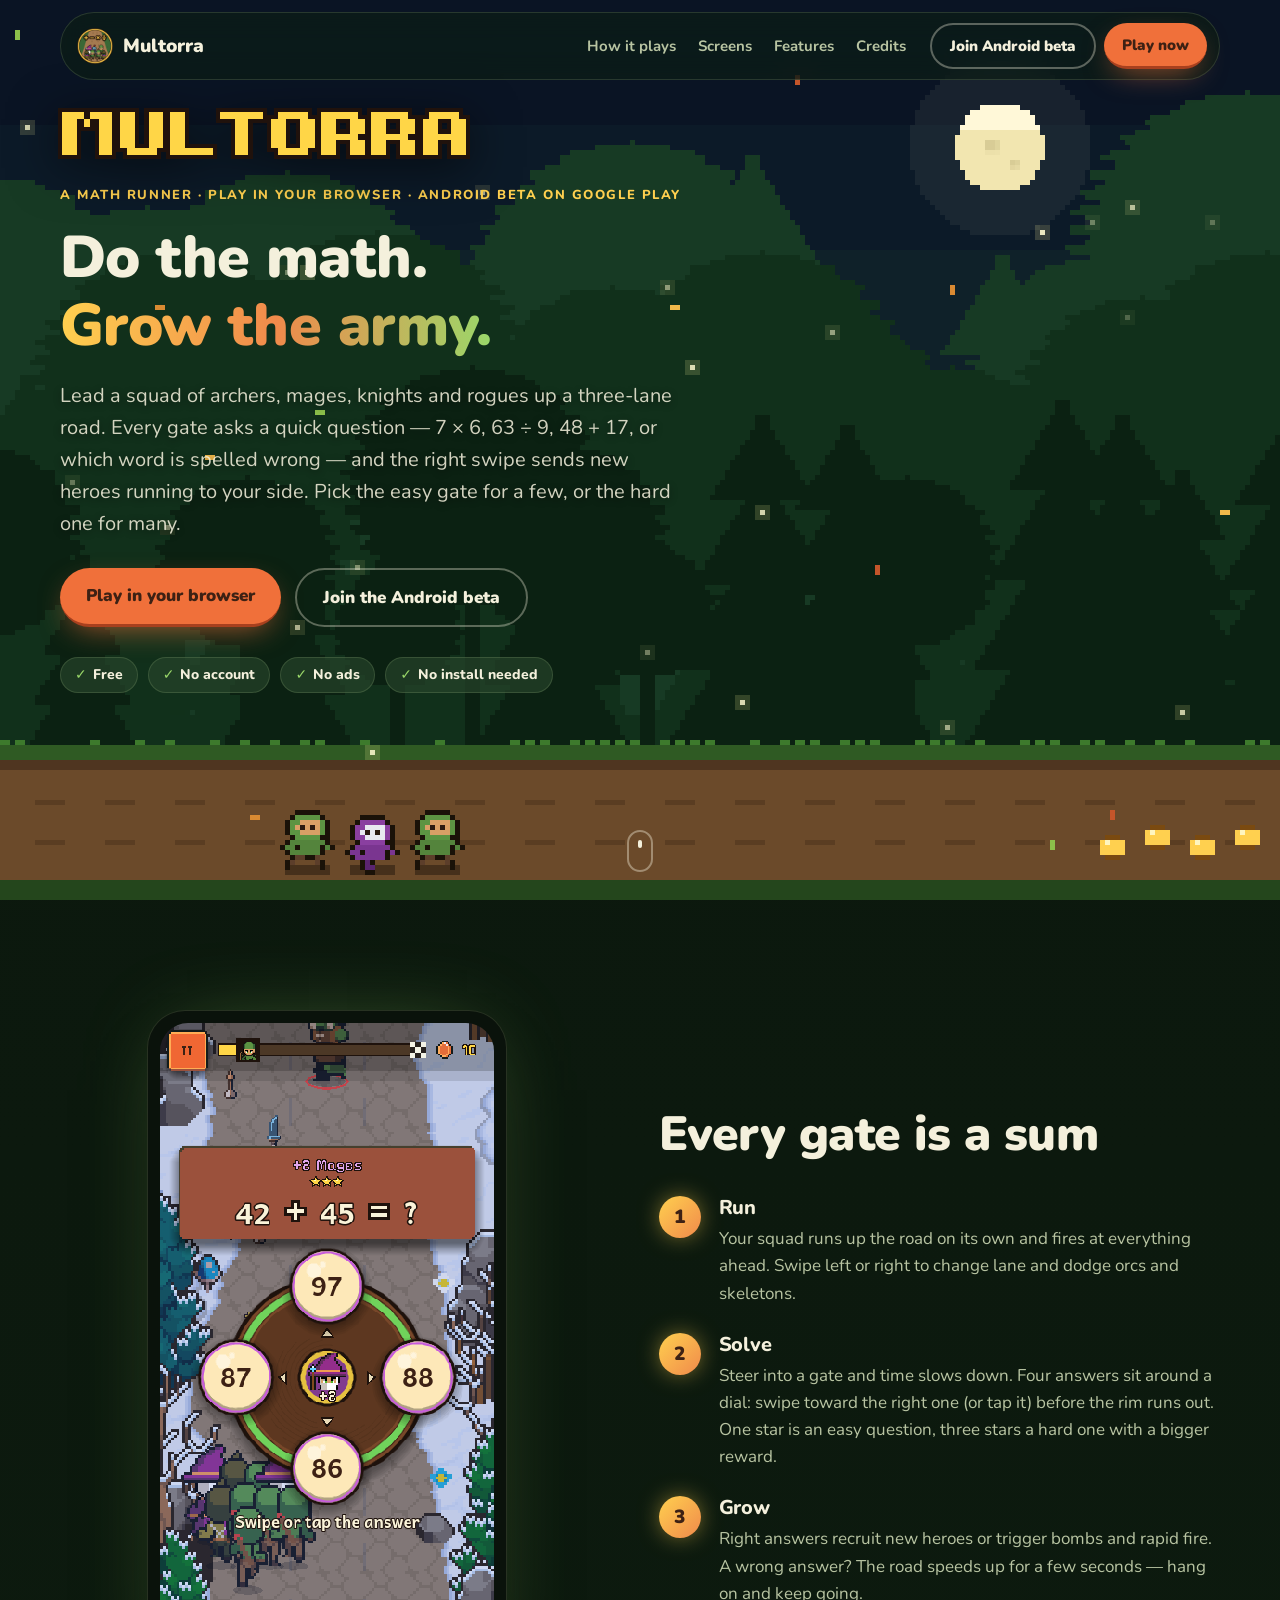
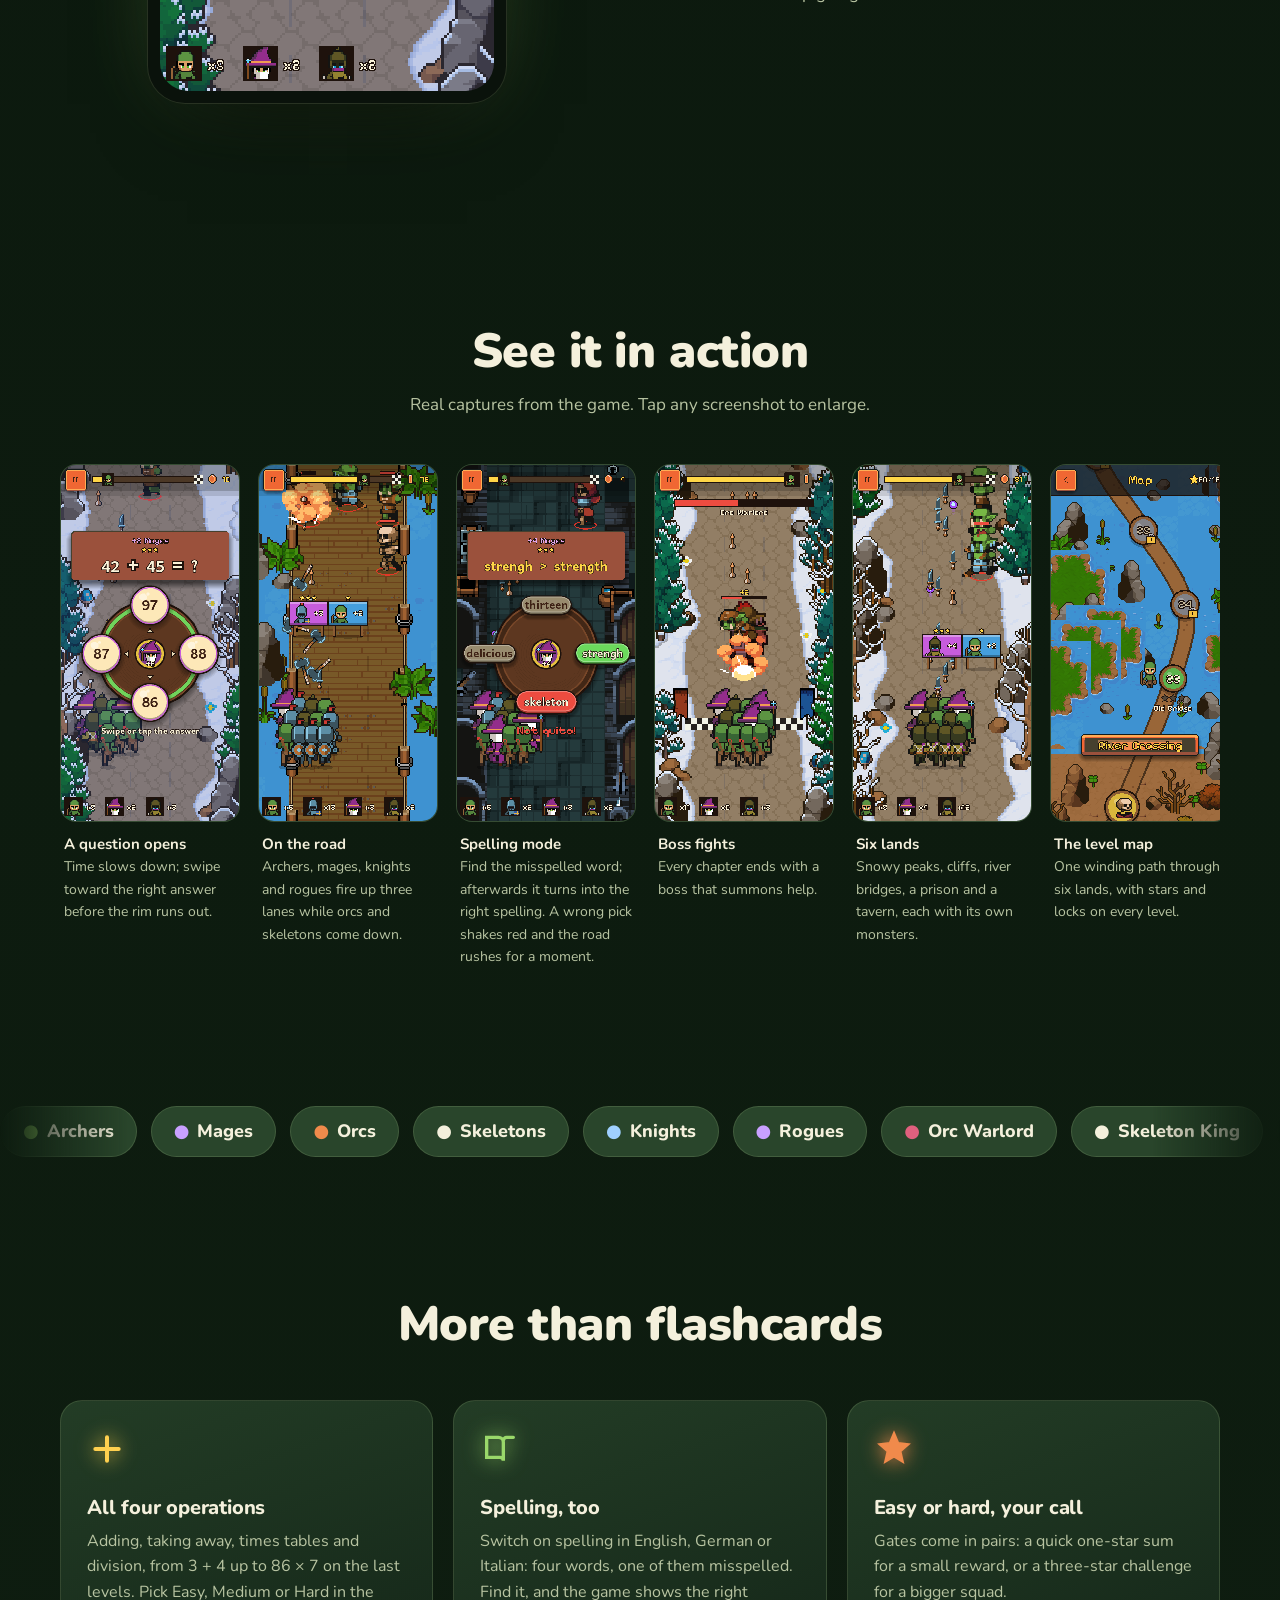
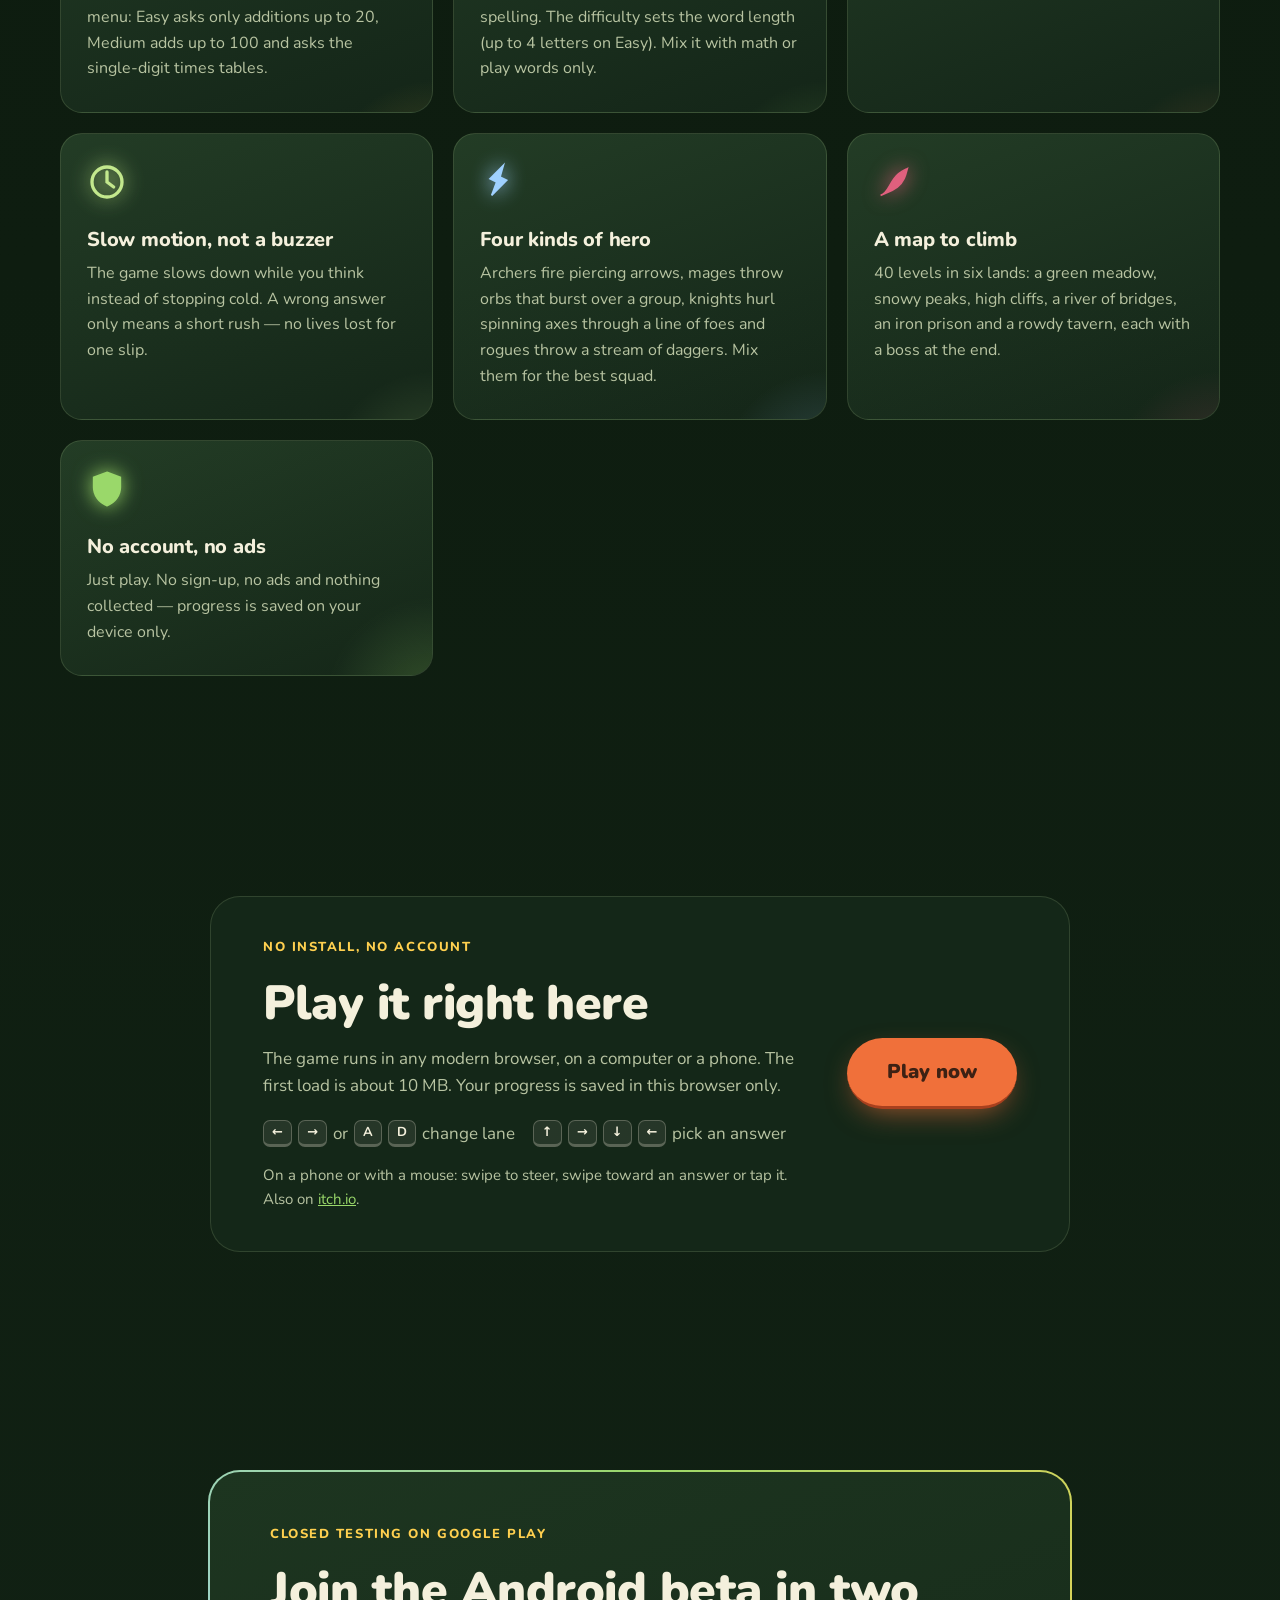
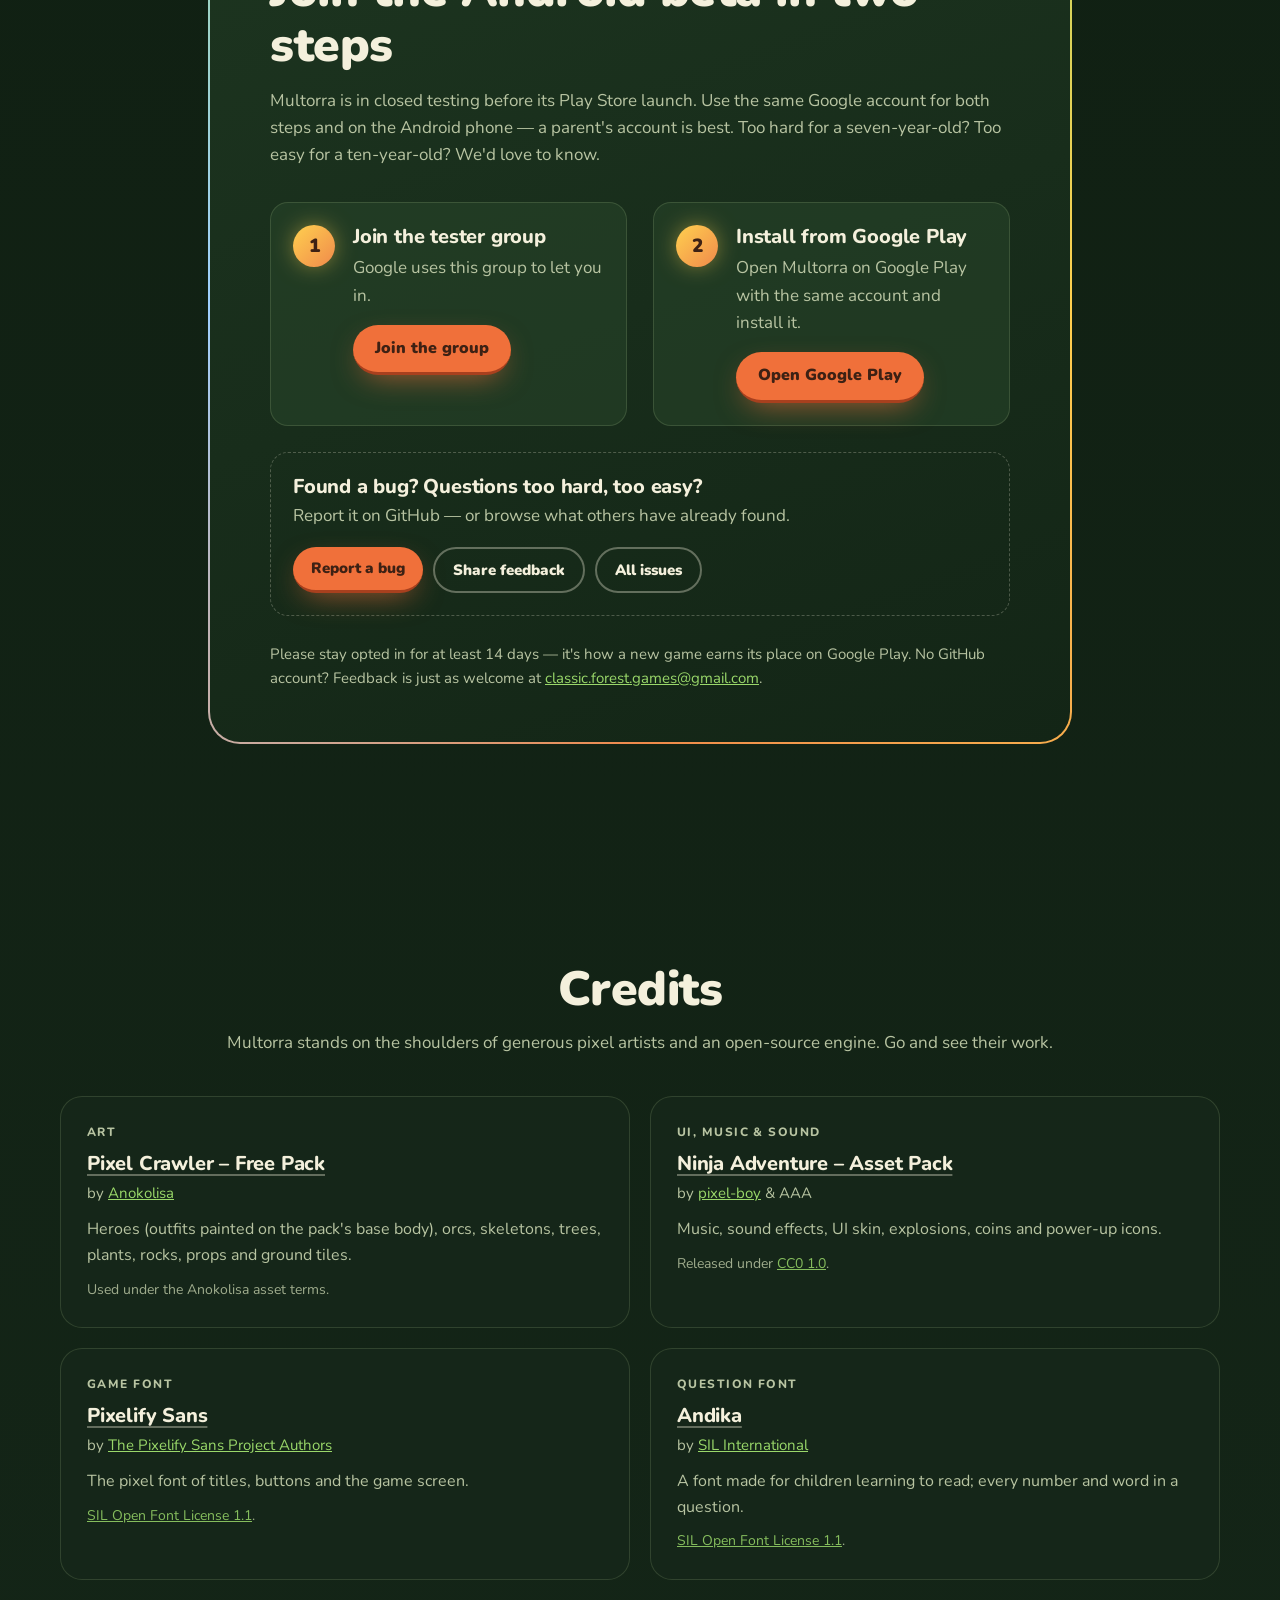
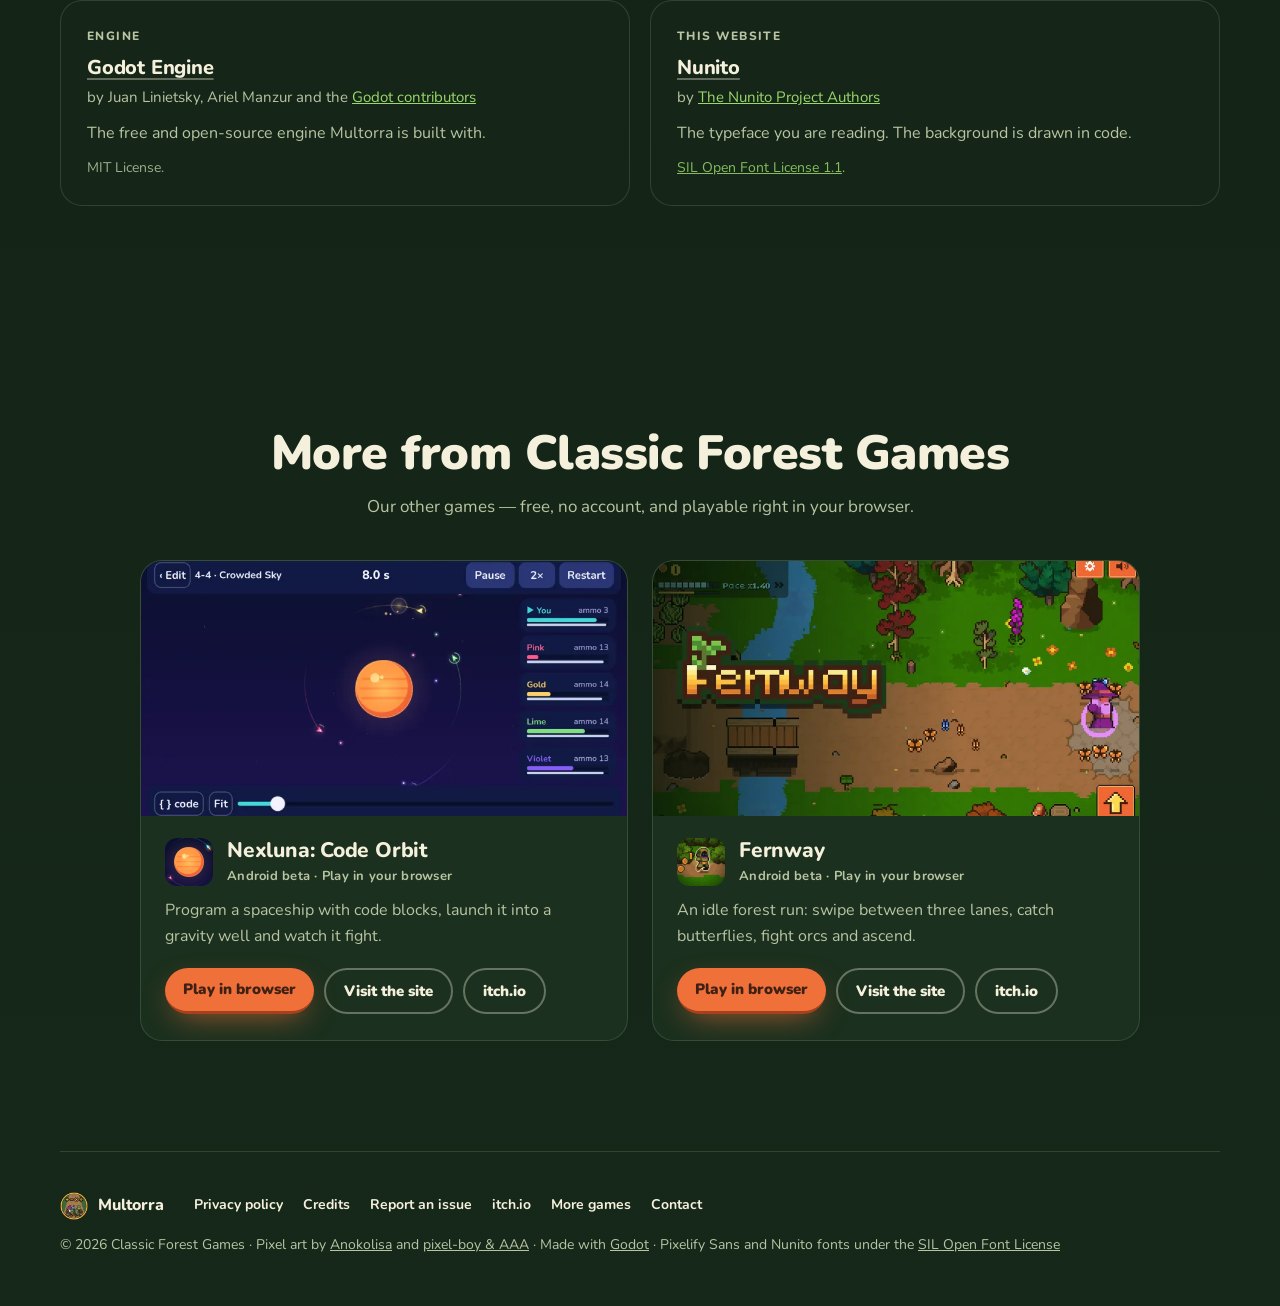
<file: index.html>
<!doctype html>
<html lang="en">
<head>
<meta charset="utf-8">
<meta name="viewport" content="width=device-width, initial-scale=1">
<title>Multorra — do the math, grow the army</title>
<meta name="description" content="A pixel-art math runner for the browser and Android: lead a squad of archers, mages, knights and rogues up a three-lane road, solve quick sums to recruit more heroes, and beat the orcs and skeletons. Free, no account.">
<meta name="theme-color" content="#0b170d">
<meta property="og:type" content="website">
<meta property="og:title" content="Multorra — do the math, grow the army">
<meta property="og:description" content="Run up three lanes, swipe the right answer to 7 × 6, and watch your squad grow.">
<meta property="og:image" content="https://alessiom.github.io/multorra-site/img/og.png">
<meta property="og:url" content="https://alessiom.github.io/multorra-site/">
<meta name="twitter:card" content="summary_large_image">
<link rel="icon" type="image/png" sizes="32x32" href="img/favicon-32.png">
<link rel="apple-touch-icon" href="img/apple-touch-icon.png">
<link rel="preload" href="fonts/Nunito.ttf" as="font" type="font/ttf" crossorigin>
<link rel="stylesheet" href="styles.css">
</head>
<body>
<canvas id="forest" aria-hidden="true"></canvas>

<header class="nav">
  <a class="brand" href="#top" aria-label="Multorra, back to top">
    <img src="img/icon-192.png" alt="" width="36" height="36">
    <span>Multorra</span>
  </a>
  <nav aria-label="Sections">
    <a href="#how">How it plays</a>
    <a href="#screens">Screens</a>
    <a href="#features">Features</a>
    <a href="#credits">Credits</a>
  </nav>
  <div class="nav-cta">
    <a class="btn btn-small btn-ghost" href="#beta"><span class="wide">Join Android beta</span><span class="narrow">Join beta</span></a>
    <a class="btn btn-small" href="play/">Play now</a>
  </div>
</header>

<main id="top">
  <section class="hero">
    <div class="hero-copy">
      <img class="logo pixel" src="img/logo.png" width="311" height="44" alt="Multorra">
      <p class="eyebrow">A math runner · Play in your browser · Android beta on Google Play</p>
      <h1>Do the math.<br><span class="grad">Grow the army.</span></h1>
      <p class="lede">Lead a squad of archers, mages, knights and rogues up a three-lane road. Every gate asks a quick
        question — 7 × 6, 63 ÷ 9, 48 + 17, or which word is spelled wrong — and the right swipe sends new heroes running to your side.
        Pick the easy gate for a few, or the hard one for many.</p>
      <div class="cta-row">
        <a class="btn" href="play/">Play in your browser</a>
        <a class="btn btn-ghost" href="#beta">Join the Android beta</a>
      </div>
      <ul class="badges" aria-label="Highlights">
        <li>Free</li><li>No account</li><li>No ads</li><li>No install needed</li>
      </ul>
    </div>
    <a class="scroll-hint" href="#how" aria-label="Scroll to how it plays"><span></span></a>
  </section>

  <section id="how" class="section how">
    <div class="how-grid">
      <div class="phone reveal" aria-label="Multorra on a phone">
        <img class="pixel" src="img/screens/02_quiz-360.webp" width="360" height="720" alt="A question opens: a round wooden dial with four answers around it, the timer on its rim and the reward in the middle.">
        <div class="gestures" aria-hidden="true">
          <span class="g g-up">swipe ← → · lane</span>
          <span class="g g-tap">swipe to the answer</span>
          <span class="g g-hold">or tap it</span>
        </div>
      </div>
      <div class="how-copy">
        <h2 class="reveal">Every gate is a sum</h2>
        <ol class="steps">
          <li class="reveal"><span class="num">1</span><div><h3>Run</h3><p>Your squad runs up the road on its own and fires at everything ahead. Swipe left or right to change lane and dodge orcs and skeletons.</p></div></li>
          <li class="reveal"><span class="num">2</span><div><h3>Solve</h3><p>Steer into a gate and time slows down. Four answers sit around a dial: swipe toward the right one (or tap it) before the rim runs out. One star is an easy question, three stars a hard one with a bigger reward.</p></div></li>
          <li class="reveal"><span class="num">3</span><div><h3>Grow</h3><p>Right answers recruit new heroes or trigger bombs and rapid fire. A wrong answer? The road speeds up for a few seconds — hang on and keep going.</p></div></li>
        </ol>
      </div>
    </div>
  </section>

  <section id="screens" class="section screens">
    <h2 class="reveal center">See it in action</h2>
    <p class="sub center reveal">Real captures from the game. Tap any screenshot to enlarge.</p>
    <div class="gallery portrait" id="gallery">
      <!-- filled by main.js from SHOTS so captions and the lightbox stay in sync -->
    </div>
  </section>

  <section class="chapters" aria-label="Things you meet on the road">
    <div class="marquee"><div class="track" id="track"></div></div>
  </section>

  <section id="features" class="section features">
    <h2 class="reveal center">More than flashcards</h2>
    <div class="cards">
      <article class="card reveal">
        <svg viewBox="0 0 24 24" aria-hidden="true"><path d="M5 12h14M12 5v14" fill="none" stroke-width="2.4" stroke-linecap="round"/></svg>
        <h3>All four operations</h3>
        <p>Adding, taking away, times tables and division, from 3 + 4 up to 86 × 7 on the last levels. Pick Easy, Medium or Hard in the menu: Easy asks only additions up to 20, Medium adds up to 100 and asks the single-digit times tables.</p>
      </article>
      <article class="card reveal">
        <svg viewBox="0 0 24 24" aria-hidden="true"><path d="M4 5h7a3 3 0 0 1 3 3v11a2 2 0 0 0-2-2H4zM20 5h-4a2 2 0 0 0-2 2" fill="none" stroke-width="2" stroke-linecap="round"/></svg>
        <h3>Spelling, too</h3>
        <p>Switch on spelling in English, German or Italian: four words, one of them misspelled. Find it, and the game shows the right spelling. The difficulty sets the word length (up to 4 letters on Easy). Mix it with math or play words only.</p>
      </article>
      <article class="card reveal">
        <svg viewBox="0 0 24 24" aria-hidden="true"><path d="M12 2l2.6 6.3L21 9l-5 4.4L17.5 20 12 16.6 6.5 20 8 13.4 3 9l6.4-.7z"/></svg>
        <h3>Easy or hard, your call</h3>
        <p>Gates come in pairs: a quick one-star sum for a small reward, or a three-star challenge for a bigger squad.</p>
      </article>
      <article class="card reveal">
        <svg viewBox="0 0 24 24" aria-hidden="true"><circle cx="12" cy="12" r="9" fill="none" stroke-width="2"/><path d="M12 6v6l4 3" fill="none" stroke-width="2" stroke-linecap="round"/></svg>
        <h3>Slow motion, not a buzzer</h3>
        <p>The game slows down while you think instead of stopping cold. A wrong answer only means a short rush — no lives lost for one slip.</p>
      </article>
      <article class="card reveal">
        <svg viewBox="0 0 24 24" aria-hidden="true"><path d="M7 20l3-8-4-2 8-8-2 7 4 2z"/></svg>
        <h3>Four kinds of hero</h3>
        <p>Archers fire piercing arrows, mages throw orbs that burst over a group, knights hurl spinning axes through a line of foes and rogues throw a stream of daggers. Mix them for the best squad.</p>
      </article>
      <article class="card reveal">
        <svg viewBox="0 0 24 24" aria-hidden="true"><path d="M4 20c4-1 5-6 8-10s6-5 8-6c-1 4-2 8-6 11s-6 3-10 5z"/></svg>
        <h3>A map to climb</h3>
        <p>40 levels in six lands: a green meadow, snowy peaks, high cliffs, a river of bridges, an iron prison and a rowdy tavern, each with a boss at the end.</p>
      </article>
      <article class="card reveal">
        <svg viewBox="0 0 24 24" aria-hidden="true"><path d="M12 2l8 3v6c0 5-3.4 9.4-8 11-4.6-1.6-8-6-8-11V5z"/></svg>
        <h3>No account, no ads</h3>
        <p>Just play. No sign-up, no ads and nothing collected — progress is saved on your device only.</p>
      </article>
    </div>
  </section>

  <section id="play" class="section play">
    <div class="play-card reveal">
      <div>
        <p class="eyebrow">No install, no account</p>
        <h2>Play it right here</h2>
        <p>The game runs in any modern browser, on a computer or a phone. The first load is about 10&nbsp;MB.
          Your progress is saved in this browser only.</p>
        <ul class="keys" aria-label="Keyboard controls">
          <li><kbd>←</kbd><kbd>→</kbd> or <kbd>A</kbd><kbd>D</kbd> change lane</li>
          <li><kbd>↑</kbd><kbd>→</kbd><kbd>↓</kbd><kbd>←</kbd> pick an answer</li>
        </ul>
        <p class="fine">On a phone or with a mouse: swipe to steer, swipe toward an answer or tap it.
          Also on <a href="https://classic-forest.itch.io/multorra-math-runner" rel="noopener">itch.io</a>.</p>
      </div>
      <a class="btn btn-big" href="play/">Play now</a>
    </div>
  </section>

  <section id="beta" class="section beta">
    <div class="beta-card reveal">
      <p class="eyebrow">Closed testing on Google Play</p>
      <h2>Join the Android beta in two steps</h2>
      <p>Multorra is in closed testing before its Play Store launch. Use the same Google account for both steps
        and on the Android phone — a parent's account is best. Too hard for a seven-year-old? Too easy for a
        ten-year-old? We'd love to know.</p>
      <ol class="join">
        <li><span class="num">1</span><div><h3>Join the tester group</h3><p>Google uses this group to let you in.</p>
          <a class="btn" href="https://groups.google.com/g/multorra-testers" rel="noopener">Join the group</a></div></li>
        <li><span class="num">2</span><div><h3>Install from Google Play</h3><p>Open Multorra on Google Play with the same account and install it.</p>
          <a class="btn" href="https://play.google.com/store/apps/details?id=com.classicforestgames.multorra" rel="noopener">Open Google Play</a></div></li>
      </ol>
      <div class="report">
        <div><h3>Found a bug? Questions too hard, too easy?</h3>
          <p>Report it on GitHub — or browse what others have already found.</p></div>
        <div class="report-btns">
          <a class="btn btn-small" href="https://github.com/AlessioM/multorra-site/issues/new?template=bug.yml" rel="noopener">Report a bug</a>
          <a class="btn btn-small btn-ghost" href="https://github.com/AlessioM/multorra-site/issues/new?template=feedback.yml" rel="noopener">Share feedback</a>
          <a class="btn btn-small btn-ghost" href="https://github.com/AlessioM/multorra-site/issues" rel="noopener">All issues</a>
        </div>
      </div>
      <p class="fine">Please stay opted in for at least 14 days — it's how a new game earns its place on Google Play.
        No GitHub account? Feedback is just as welcome at
        <a href="mailto:classic.forest.games@gmail.com">classic.forest.games@gmail.com</a>.</p>
    </div>
  </section>
  <section id="credits" class="section credits">
    <h2 class="reveal center">Credits</h2>
    <p class="sub center reveal">Multorra stands on the shoulders of generous pixel artists and an open-source engine. Go and see their work.</p>
    <div class="credit-grid">
      <article class="credit reveal">
        <p class="eyebrow">Art</p>
        <h3><a href="https://anokolisa.itch.io/free-pixel-art-asset-pack-topdown-tileset-rpg-16x16-sprites" rel="noopener">Pixel Crawler – Free Pack</a></h3>
        <p class="by">by <a href="https://anokolisa.itch.io/" rel="noopener">Anokolisa</a></p>
        <p>Heroes (outfits painted on the pack's base body), orcs, skeletons, trees, plants, rocks, props and ground tiles.</p>
        <p class="lic">Used under the Anokolisa asset terms.</p>
      </article>
      <article class="credit reveal">
        <p class="eyebrow">UI, music &amp; sound</p>
        <h3><a href="https://pixel-boy.itch.io/ninja-adventure-asset-pack" rel="noopener">Ninja Adventure – Asset Pack</a></h3>
        <p class="by">by <a href="https://pixel-boy.itch.io/" rel="noopener">pixel-boy</a> &amp; AAA</p>
        <p>Music, sound effects, UI skin, explosions, coins and power-up icons.</p>
        <p class="lic">Released under <a href="https://creativecommons.org/publicdomain/zero/1.0/" rel="noopener">CC0 1.0</a>.</p>
      </article>
      <article class="credit reveal">
        <p class="eyebrow">Game font</p>
        <h3><a href="https://fonts.google.com/specimen/Pixelify+Sans" rel="noopener">Pixelify Sans</a></h3>
        <p class="by">by <a href="https://github.com/eifetx/Pixelify-Sans" rel="noopener">The Pixelify Sans Project Authors</a></p>
        <p>The pixel font of titles, buttons and the game screen.</p>
        <p class="lic"><a href="fonts/PixelifySans-OFL.txt">SIL Open Font License 1.1</a>.</p>
      </article>
      <article class="credit reveal">
        <p class="eyebrow">Question font</p>
        <h3><a href="https://fonts.google.com/specimen/Andika" rel="noopener">Andika</a></h3>
        <p class="by">by <a href="https://software.sil.org/andika/" rel="noopener">SIL International</a></p>
        <p>A font made for children learning to read; every number and word in a question.</p>
        <p class="lic"><a href="fonts/Andika-OFL.txt">SIL Open Font License 1.1</a>.</p>
      </article>
      <article class="credit reveal">
        <p class="eyebrow">Engine</p>
        <h3><a href="https://godotengine.org" rel="noopener">Godot Engine</a></h3>
        <p class="by">by Juan Linietsky, Ariel Manzur and the <a href="https://godotengine.org/license/" rel="noopener">Godot contributors</a></p>
        <p>The free and open-source engine Multorra is built with.</p>
        <p class="lic">MIT License.</p>
      </article>
      <article class="credit reveal">
        <p class="eyebrow">This website</p>
        <h3><a href="https://fonts.google.com/specimen/Nunito" rel="noopener">Nunito</a></h3>
        <p class="by">by <a href="https://github.com/googlefonts/nunito" rel="noopener">The Nunito Project Authors</a></p>
        <p>The typeface you are reading. The background is drawn in code.</p>
        <p class="lic"><a href="fonts/OFL.txt">SIL Open Font License 1.1</a>.</p>
      </article>
    </div>
  </section>
  <section id="more" class="section more">
    <h2 class="reveal center">More from Classic Forest Games</h2>
    <p class="sub center reveal">Our other games — free, no account, and playable right in your browser.</p>
    <div class="game-grid">
      <article class="game-card reveal">
        <a class="game-shot" href="https://alessiom.github.io/nexluna-site/" tabindex="-1" aria-hidden="true"><img src="img/games/nexluna-card.webp" width="800" height="420" alt="" loading="lazy"></a>
        <div class="game-body">
          <div class="game-title"><img src="img/games/nexluna-icon.png" width="48" height="48" alt=""><div>
            <h3>Nexluna: Code Orbit</h3><p class="game-status">Android beta · Play in your browser</p></div></div>
          <p>Program a spaceship with code blocks, launch it into a gravity well and watch it fight.</p>
          <div class="game-btns">
            <a class="btn btn-small" href="https://alessiom.github.io/nexluna-site/play/" rel="noopener">Play in browser</a>
            <a class="btn btn-small btn-ghost" href="https://alessiom.github.io/nexluna-site/" rel="noopener">Visit the site</a>
            <a class="btn btn-small btn-ghost" href="https://classic-forest.itch.io/nexluna-code-orbit" rel="noopener">itch.io</a>
          </div>
        </div>
      </article>
      <article class="game-card reveal">
        <a class="game-shot" href="https://alessiom.github.io/fernway-site/" tabindex="-1" aria-hidden="true"><img src="img/games/fernway-card.webp" width="800" height="420" alt="" loading="lazy"></a>
        <div class="game-body">
          <div class="game-title"><img src="img/games/fernway-icon.png" width="48" height="48" alt=""><div>
            <h3>Fernway</h3><p class="game-status">Android beta · Play in your browser</p></div></div>
          <p>An idle forest run: swipe between three lanes, catch butterflies, fight orcs and ascend.</p>
          <div class="game-btns">
            <a class="btn btn-small" href="https://alessiom.github.io/fernway-site/play/" rel="noopener">Play in browser</a>
            <a class="btn btn-small btn-ghost" href="https://alessiom.github.io/fernway-site/" rel="noopener">Visit the site</a>
            <a class="btn btn-small btn-ghost" href="https://classic-forest.itch.io/fernway-idle-forest-run" rel="noopener">itch.io</a>
          </div>
        </div>
      </article>
    </div>
  </section>
</main>

<footer class="foot">
  <div class="foot-brand"><img src="img/icon-192.png" alt="" width="28" height="28"> Multorra</div>
  <nav aria-label="Footer">
    <a href="privacy/">Privacy policy</a>
    <a href="#credits">Credits</a>
    <a href="https://github.com/AlessioM/multorra-site/issues" rel="noopener">Report an issue</a>
    <a href="https://classic-forest.itch.io/multorra-math-runner" rel="noopener">itch.io</a>
    <a href="#more">More games</a>
    <a href="mailto:classic.forest.games@gmail.com">Contact</a>
  </nav>
  <p>© 2026 Classic Forest Games · Pixel art by <a href="https://anokolisa.itch.io/" rel="noopener">Anokolisa</a>
    and <a href="https://pixel-boy.itch.io/ninja-adventure-asset-pack" rel="noopener">pixel-boy &amp; AAA</a> ·
    Made with <a href="https://godotengine.org" rel="noopener">Godot</a> ·
    Pixelify Sans and Nunito fonts under the <a href="fonts/OFL.txt">SIL Open Font License</a></p>
</footer>

<dialog id="lightbox" aria-label="Screenshot viewer">
  <button class="lb-close" aria-label="Close">×</button>
  <button class="lb-nav lb-prev" aria-label="Previous screenshot">‹</button>
  <figure><img id="lb-img" class="pixel" alt=""><figcaption id="lb-cap"></figcaption></figure>
  <button class="lb-nav lb-next" aria-label="Next screenshot">›</button>
</dialog>

<script src="main.js"></script>
</body>
</html>
</file>
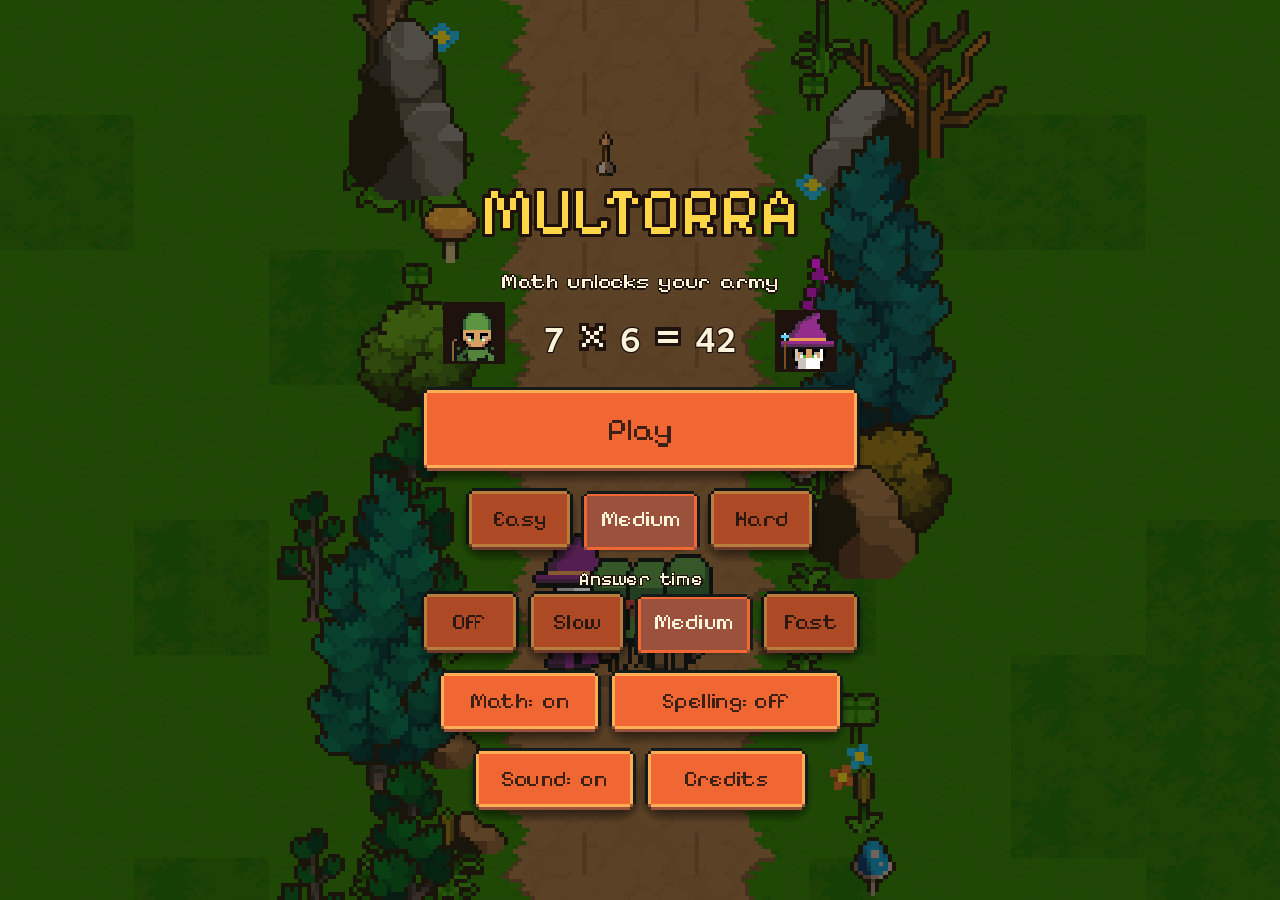
<file: play/index.html>
<!DOCTYPE html>
<html lang="en">
	<head>
		<meta charset="utf-8">
		<meta name="viewport" content="width=device-width, user-scalable=no, initial-scale=1.0">
		<title>Multorra</title>
		<style>
html, body, #canvas {
	margin: 0;
	padding: 0;
	border: 0;
}

body {
	color: white;
	background-color: black;
	overflow: hidden;
	touch-action: none;
}

#canvas {
	display: block;
}

#canvas:focus {
	outline: none;
}

#status, #status-splash, #status-progress {
	position: absolute;
	left: 0;
	right: 0;
}

#status, #status-splash {
	top: 0;
	bottom: 0;
}

#status {
	background-color: #406b33;
	display: flex;
	flex-direction: column;
	justify-content: center;
	align-items: center;
	visibility: hidden;
}

#status-splash {
	max-height: 100%;
	max-width: 100%;
	margin: auto;
}

#status-splash.show-image--false {
	display: none;
}

#status-splash.fullsize--true {
	height: 100%;
	width: 100%;
	object-fit: contain;
}

#status-splash.use-filter--false {
	image-rendering: pixelated;
}

#status-progress, #status-notice {
	display: none;
}

#status-progress {
	bottom: 10%;
	width: 50%;
	margin: 0 auto;
}

#status-notice {
	background-color: #5b3943;
	border-radius: 0.5rem;
	border: 1px solid #9b3943;
	color: #e0e0e0;
	font-family: 'Noto Sans', 'Droid Sans', Arial, sans-serif;
	line-height: 1.3;
	margin: 0 2rem;
	overflow: hidden;
	padding: 1rem;
	text-align: center;
	z-index: 1;
}
		</style>
		<link id="-gd-engine-icon" rel="icon" type="image/png" href="index.icon.png" />
<link rel="apple-touch-icon" href="index.apple-touch-icon.png"/>
<meta name="theme-color" content="#0b130c"><style>body{background:#0b130c}#status-progress{accent-color:#e8703a}</style>
	</head>
	<body>
		<canvas id="canvas">
			Your browser does not support the canvas tag.
		</canvas>

		<noscript>
			Your browser does not support JavaScript.
		</noscript>

		<div id="status">
			<img id="status-splash" class="show-image--false fullsize--true use-filter--true" src="index.png" alt="">
			<progress id="status-progress"></progress>
			<div id="status-notice"></div>
		</div>

		<script src="index.js"></script>
		<script>
const GODOT_CONFIG = {"args":[],"canvasResizePolicy":2,"emscriptenPoolSize":8,"ensureCrossOriginIsolationHeaders":true,"executable":"index","experimentalVK":false,"fileSizes":{"index.pck":6655052,"index.wasm":39514754},"focusCanvas":true,"gdextensionLibs":[],"godotPoolSize":4};
const GODOT_THREADS_ENABLED = false;
const engine = new Engine(GODOT_CONFIG);

(function () {
	const statusOverlay = document.getElementById('status');
	const statusProgress = document.getElementById('status-progress');
	const statusNotice = document.getElementById('status-notice');

	let initializing = true;
	let statusMode = '';

	function setStatusMode(mode) {
		if (statusMode === mode || !initializing) {
			return;
		}
		if (mode === 'hidden') {
			statusOverlay.remove();
			initializing = false;
			return;
		}
		statusOverlay.style.visibility = 'visible';
		statusProgress.style.display = mode === 'progress' ? 'block' : 'none';
		statusNotice.style.display = mode === 'notice' ? 'block' : 'none';
		statusMode = mode;
	}

	function setStatusNotice(text) {
		while (statusNotice.lastChild) {
			statusNotice.removeChild(statusNotice.lastChild);
		}
		const lines = text.split('\n');
		lines.forEach((line) => {
			statusNotice.appendChild(document.createTextNode(line));
			statusNotice.appendChild(document.createElement('br'));
		});
	}

	function displayFailureNotice(err) {
		console.error(err);
		if (err instanceof Error) {
			setStatusNotice(err.message);
		} else if (typeof err === 'string') {
			setStatusNotice(err);
		} else {
			setStatusNotice('An unknown error occurred.');
		}
		setStatusMode('notice');
		initializing = false;
	}

	const missing = Engine.getMissingFeatures({
		threads: GODOT_THREADS_ENABLED,
	});

	if (missing.length !== 0) {
		if (GODOT_CONFIG['serviceWorker'] && GODOT_CONFIG['ensureCrossOriginIsolationHeaders'] && 'serviceWorker' in navigator) {
			let serviceWorkerRegistrationPromise;
			try {
				serviceWorkerRegistrationPromise = navigator.serviceWorker.getRegistration();
			} catch (err) {
				serviceWorkerRegistrationPromise = Promise.reject(new Error('Service worker registration failed.'));
			}
			// There's a chance that installing the service worker would fix the issue
			Promise.race([
				serviceWorkerRegistrationPromise.then((registration) => {
					if (registration != null) {
						return Promise.reject(new Error('Service worker already exists.'));
					}
					return registration;
				}).then(() => engine.installServiceWorker()),
				// For some reason, `getRegistration()` can stall
				new Promise((resolve) => {
					setTimeout(() => resolve(), 2000);
				}),
			]).then(() => {
				// Reload if there was no error.
				window.location.reload();
			}).catch((err) => {
				console.error('Error while registering service worker:', err);
			});
		} else {
			// Display the message as usual
			const missingMsg = 'Error\nThe following features required to run Godot projects on the Web are missing:\n';
			displayFailureNotice(missingMsg + missing.join('\n'));
		}
	} else {
		setStatusMode('progress');
		engine.startGame({
			'onProgress': function (current, total) {
				if (current > 0 && total > 0) {
					statusProgress.value = current;
					statusProgress.max = total;
				} else {
					statusProgress.removeAttribute('value');
					statusProgress.removeAttribute('max');
				}
			},
		}).then(() => {
			setStatusMode('hidden');
		}, displayFailureNotice);
	}
}());
		</script>
	</body>
</html>
</file>
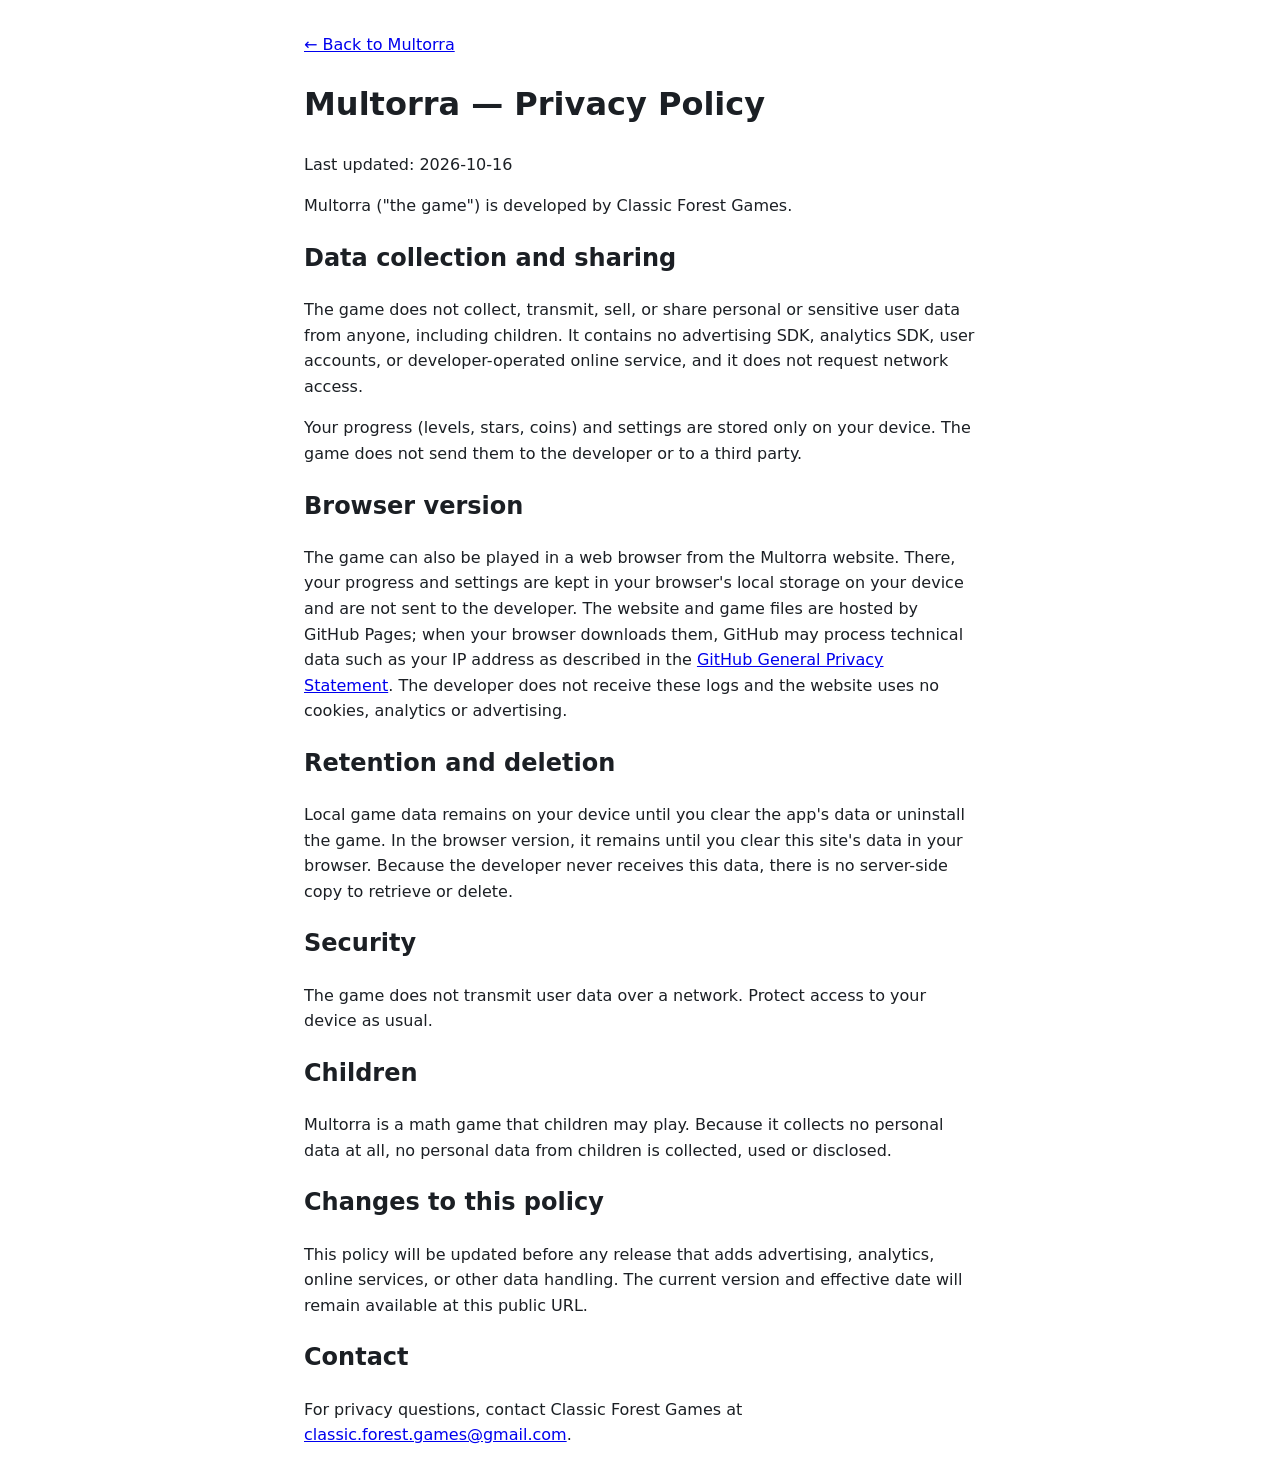
<file: privacy/index.html>
<!doctype html>
<html lang="en"><head><meta charset="utf-8"><meta name="viewport" content="width=device-width,initial-scale=1">
<link rel="icon" type="image/png" sizes="32x32" href="../img/favicon-32.png">
<title>Multorra — Privacy Policy</title>
<style>body{font:16px/1.6 system-ui,sans-serif;max-width:42rem;margin:2rem auto;padding:0 16px;color:#1b1f24;background:#fff}
@media (prefers-color-scheme:dark){body{color:#e6e8eb;background:#11151a}a{color:#9ad86a}}</style></head>
<body>
<p><a href="../">← Back to Multorra</a></p>
<h1>Multorra — Privacy Policy</h1>
<p>Last updated: 2026-10-16</p>
<p>Multorra (&quot;the game&quot;) is developed by Classic Forest Games.</p>
<h2>Data collection and sharing</h2>
<p>The game does not collect, transmit, sell, or share personal or sensitive user data from anyone, including children. It contains no advertising SDK, analytics SDK, user accounts, or developer-operated online service, and it does not request network access.</p>
<p>Your progress (levels, stars, coins) and settings are stored only on your device. The game does not send them to the developer or to a third party.</p>
<h2>Browser version</h2>
<p>The game can also be played in a web browser from the Multorra website. There, your progress and settings are kept in your browser&#x27;s local storage on your device and are not sent to the developer. The website and game files are hosted by GitHub Pages; when your browser downloads them, GitHub may process technical data such as your IP address as described in the <a href="https://docs.github.com/en/site-policy/privacy-policies/github-general-privacy-statement">GitHub General Privacy Statement</a>. The developer does not receive these logs and the website uses no cookies, analytics or advertising.</p>
<h2>Retention and deletion</h2>
<p>Local game data remains on your device until you clear the app&#x27;s data or uninstall the game. In the browser version, it remains until you clear this site&#x27;s data in your browser. Because the developer never receives this data, there is no server-side copy to retrieve or delete.</p>
<h2>Security</h2>
<p>The game does not transmit user data over a network. Protect access to your device as usual.</p>
<h2>Children</h2>
<p>Multorra is a math game that children may play. Because it collects no personal data at all, no personal data from children is collected, used or disclosed.</p>
<h2>Changes to this policy</h2>
<p>This policy will be updated before any release that adds advertising, analytics, online services, or other data handling. The current version and effective date will remain available at this public URL.</p>
<h2>Contact</h2>
<p>For privacy questions, contact Classic Forest Games at <a href="mailto:classic.forest.games@gmail.com">classic.forest.games@gmail.com</a>.</p>
</body></html>
</file>
<file: styles.css>
@font-face {
  font-family: "Nunito";
  src: url("fonts/Nunito.ttf") format("truetype");
  font-weight: 200 1000;
  font-display: swap;
}

:root {
  color-scheme: dark;
  /* palette taken from the game: forest night, leaf green, coin gold, wood-button orange */
  --bg: #0b170d;
  --bg-2: #16281a;
  --panel: #1b301e;
  --panel-2: #29452b;
  --line: rgba(205, 235, 170, 0.15);
  --text: #f4f0dc;
  --muted: #b8c4a2;
  --leaf: #9ad86a;
  --btn: #f0703a;
  --ink: #3d2114;
  --gold: #ffd04f;
  --autumn: #f08a4b;
  --frost: #9fd0ff;
  --berry: #e0607e;
  --radius: 22px;
  --max: 1160px;
}

* { box-sizing: border-box; }
html { scroll-behavior: smooth; }
body {
  margin: 0;
  font-family: "Nunito", system-ui, sans-serif;
  font-size: 17px;
  line-height: 1.6;
  color: var(--text);
  background: linear-gradient(180deg, var(--bg) 0%, #0e1d10 45%, var(--bg-2) 100%);
  background-color: var(--bg);
  overflow-x: hidden;
}
img { max-width: 100%; height: auto; display: block; }
a { color: var(--leaf); }
h1, h2, h3 { line-height: 1.15; margin: 0; font-weight: 900; letter-spacing: -0.01em; }
h2 { font-size: clamp(30px, 4.4vw, 48px); }
h3 { font-size: 20px; font-weight: 800; }
p { margin: 0; }
.center { text-align: center; }

#forest {
  image-rendering: pixelated;
  position: fixed;
  inset: 0;
  width: 100%;
  height: 100%;
  z-index: -1;
  display: block;
}

/* ---------- nav ---------- */
.nav {
  position: fixed;
  top: 12px;
  left: 50%;
  translate: -50% 0;
  width: min(var(--max), calc(100% - 24px));
  z-index: 10;
  display: flex;
  align-items: center;
  gap: 24px;
  padding: 10px 12px 10px 16px;
  border-radius: 999px;
  background: rgba(14, 30, 16, 0.6);
  border: 1px solid var(--line);
  backdrop-filter: blur(14px) saturate(140%);
  -webkit-backdrop-filter: blur(14px) saturate(140%);
}
.brand { display: flex; align-items: center; gap: 10px; color: var(--text); text-decoration: none; font-weight: 900; font-size: 19px; }
.brand img { border-radius: 10px; }
.nav nav { display: flex; gap: 22px; margin-left: auto; }
.nav nav a { color: var(--muted); text-decoration: none; font-weight: 700; font-size: 15px; transition: color .2s; }
.nav nav a:hover { color: var(--text); }
.nav-cta { display: flex; gap: 8px; flex: none; }
.nav-cta .narrow { display: none; }

/* ---------- buttons ---------- */
.btn {
  display: inline-flex;
  align-items: center;
  justify-content: center;
  gap: 8px;
  padding: 14px 26px;
  border-radius: 999px;
  background: var(--btn);
  color: var(--ink);
  font-weight: 900;
  font-size: 17px;
  text-decoration: none;
  border-bottom: 3px solid #a8401e;
  box-shadow: 0 0 0 0 rgba(240, 112, 58, .5), 0 10px 30px -10px rgba(240, 112, 58, .7);
  transition: transform .2s, box-shadow .3s, background .2s;
}
.btn:hover { transform: translateY(-2px); box-shadow: 0 0 0 6px rgba(240, 112, 58, .16), 0 16px 36px -10px rgba(240, 112, 58, .8); }
.btn:focus-visible, .shot:focus-visible, .gallery button:focus-visible { outline: 3px solid var(--gold); outline-offset: 3px; }
.btn-ghost { background: transparent; color: var(--text); border: 2px solid rgba(244, 240, 220, .35); box-shadow: none; }
.btn-ghost:hover { border-color: var(--text); box-shadow: none; background: rgba(255, 255, 255, .05); }
.btn-small { padding: 9px 18px; font-size: 15px; }

/* ---------- hero ---------- */
.hero {
  position: relative;
  min-height: 100svh;
  width: min(var(--max), calc(100% - 32px));
  margin: 0 auto;
  display: flex;
  align-items: flex-start;
  padding: 104px 0 80px;
}
.hero-copy { max-width: 700px; }
.logo { width: clamp(200px, 24vw, 300px); height: auto; image-rendering: pixelated; margin: 0 0 22px -6px; filter: drop-shadow(0 10px 24px rgba(0, 0, 0, .55)); animation: bob 4s ease-in-out infinite; }
@keyframes bob { 50% { transform: translateY(-6px); } }
.eyebrow { color: var(--gold); font-weight: 800; letter-spacing: .12em; text-transform: uppercase; font-size: 13px; margin-bottom: 18px; }
.hero h1 { font-size: clamp(34px, 4.6vw, 62px); }
.grad {
  background: linear-gradient(90deg, var(--gold), var(--autumn) 50%, var(--leaf));
  -webkit-background-clip: text;
  background-clip: text;
  color: transparent;
}
.lede { color: var(--text); opacity: .86; font-size: clamp(17px, 1.6vw, 20px); margin: 20px 0 28px; max-width: 31em; text-shadow: 0 2px 8px rgba(0, 0, 0, .6); }
.cta-row { display: flex; flex-wrap: wrap; gap: 14px; }
.badges { list-style: none; padding: 0; margin: 30px 0 0; display: flex; flex-wrap: wrap; gap: 10px; }
.badges li {
  font-size: 14px; font-weight: 800; color: var(--text);
  padding: 6px 14px; border-radius: 999px;
  background: rgba(41, 69, 43, .65); border: 1px solid var(--line);
}
.badges li::before { content: "✓"; color: var(--leaf); margin-right: 6px; }
.scroll-hint { position: absolute; left: 50%; bottom: 28px; translate: -50% 0; width: 26px; height: 42px; border: 2px solid rgba(244, 240, 220, .4); border-radius: 14px; }
.scroll-hint span { position: absolute; left: 50%; top: 8px; width: 4px; height: 8px; margin-left: -2px; border-radius: 2px; background: var(--text); animation: wheel 1.8s infinite; }
@keyframes wheel { 0% { opacity: 0; transform: translateY(0); } 30% { opacity: 1; } 100% { opacity: 0; transform: translateY(14px); } }

/* ---------- sections ---------- */
.section { width: min(var(--max), calc(100% - 32px)); margin: 0 auto; padding: 110px 0; }
.sub { color: var(--muted); margin: 12px auto 40px; }

/* ---------- how it plays ---------- */
.how-grid { display: grid; grid-template-columns: minmax(0, 1fr) minmax(0, 1.05fr); gap: 64px; align-items: center; }
.phone {
  position: relative;
  justify-self: center;
  width: min(360px, 88vw);
  padding: 12px;
  border-radius: 38px;
  background: #0a120b;
  border: 1px solid var(--line);
  box-shadow: 0 40px 80px -40px rgba(0, 0, 0, .9), 0 0 90px -30px rgba(154, 216, 106, .45);
}
.phone img { border-radius: 28px; image-rendering: auto; }
.gestures { position: absolute; inset: 12px; pointer-events: none; }
.g {
  position: absolute; left: 50%; translate: -50% 0; white-space: nowrap;
  padding: 6px 14px; border-radius: 999px; font-weight: 800; font-size: 14px;
  background: rgba(11, 23, 13, .82); border: 1px solid var(--line); color: var(--text);
  opacity: 0; animation: hint 7.5s infinite;
}
.g-up { top: 58%; }
.g-tap { top: 58%; animation-delay: 2.5s; }
.g-hold { top: 58%; animation-delay: 5s; }
@keyframes hint { 0% { opacity: 0; transform: translateY(8px); } 5%, 28% { opacity: 1; transform: none; } 33%, 100% { opacity: 0; transform: translateY(-8px); } }
.steps, .join { list-style: none; margin: 34px 0 0; padding: 0; display: grid; gap: 26px; }
.steps li, .join li { display: flex; gap: 18px; align-items: flex-start; }
.steps p, .join p { color: var(--muted); margin-top: 6px; }
.num {
  flex: none; width: 42px; height: 42px; border-radius: 50%;
  display: grid; place-items: center; font-weight: 900; font-size: 19px;
  color: var(--ink); background: linear-gradient(135deg, var(--gold), var(--autumn));
  box-shadow: 0 0 24px -4px rgba(255, 208, 79, .7);
}

/* ---------- screenshots ---------- */
.hero-shot { margin: 0 auto 28px; max-width: 1000px; }
.shot, .gallery button {
  all: unset;
  cursor: zoom-in;
  display: block;
  border-radius: var(--radius);
  overflow: hidden;
  border: 1px solid var(--line);
  background: var(--panel);
}
.hero-shot .shot { box-shadow: 0 50px 100px -40px rgba(0, 0, 0, .9), 0 0 120px -30px rgba(255, 208, 79, .45); transition: transform .4s; }
.hero-shot .shot:hover { transform: scale(1.012); }
.gallery {
  display: grid;
  grid-auto-flow: column;
  grid-auto-columns: minmax(260px, 31%);
  gap: 18px;
  overflow-x: auto;
  scroll-snap-type: x mandatory;
  padding: 6px 2px 18px;
  scrollbar-width: thin;
  scrollbar-color: var(--panel-2) transparent;
}
.gallery figure { margin: 0; scroll-snap-align: start; }
.gallery button { border-radius: 16px; transition: transform .3s, border-color .3s; }
.gallery button:hover { transform: translateY(-4px); border-color: rgba(255, 208, 79, .6); }
.gallery figcaption { color: var(--muted); font-size: 14px; margin-top: 10px; padding: 0 4px; }
.gallery figcaption b { color: var(--text); display: block; font-size: 15px; }

/* ---------- chapter marquee ---------- */
.chapters { padding: 10px 0 30px; overflow: hidden; -webkit-mask-image: linear-gradient(90deg, transparent, #000 10%, #000 90%, transparent); mask-image: linear-gradient(90deg, transparent, #000 10%, #000 90%, transparent); }
.marquee .track { display: flex; gap: 14px; width: max-content; animation: marquee 48s linear infinite; }
.chapters:hover .track { animation-play-state: paused; }
.chip { padding: 10px 22px; border-radius: 999px; background: var(--panel-2); font-weight: 800; white-space: nowrap; font-size: 18px; }
.chip b { margin-right: 8px; }
@keyframes marquee { to { transform: translateX(-50%); } }

/* ---------- features ---------- */
.cards { display: grid; grid-template-columns: repeat(3, minmax(0, 1fr)); gap: 20px; margin-top: 48px; }
.card {
  position: relative;
  padding: 28px 26px 30px;
  border-radius: var(--radius);
  background: linear-gradient(160deg, rgba(41, 69, 43, .8), rgba(22, 40, 26, .8));
  border: 1px solid var(--line);
  overflow: hidden;
  transition: transform .3s, border-color .3s;
}
.card::after {
  content: ""; position: absolute; inset: auto -30% -60% auto; width: 220px; height: 220px; border-radius: 50%;
  background: radial-gradient(circle, var(--glow, rgba(154, 216, 106, .25)), transparent 70%);
  transition: transform .5s;
}
.card:hover { transform: translateY(-4px); border-color: rgba(244, 240, 220, .3); }
.card:hover::after { transform: scale(1.4); }
.card svg { width: 40px; height: 40px; fill: var(--accent, var(--leaf)); stroke: var(--accent, var(--leaf)); margin-bottom: 18px; filter: drop-shadow(0 0 10px var(--accent, var(--leaf))); }
.card p { color: var(--muted); margin-top: 10px; font-size: 16px; }
.card:nth-child(1) { --accent: var(--gold); --glow: rgba(255, 208, 79, .22); }
.card:nth-child(2) { --accent: var(--leaf); --glow: rgba(154, 216, 106, .22); }
.card:nth-child(3) { --accent: var(--autumn); --glow: rgba(240, 138, 75, .22); }
.card:nth-child(4) { --accent: #c3e88d; --glow: rgba(195, 232, 141, .2); }
.card:nth-child(5) { --accent: var(--frost); --glow: rgba(159, 208, 255, .22); }
.card:nth-child(6) { --accent: var(--berry); --glow: rgba(224, 96, 126, .22); }

/* ---------- beta ---------- */
.beta-card {
  position: relative;
  max-width: 860px;
  margin: 0 auto;
  padding: 52px clamp(22px, 5vw, 60px);
  border-radius: 30px;
  background: rgba(22, 40, 26, .9);
  isolation: isolate;
}
.beta-card::before {
  content: ""; position: absolute; inset: -2px; border-radius: 32px; z-index: -1;
  background: conic-gradient(from var(--ang, 0deg), var(--leaf), var(--gold), var(--autumn), var(--frost), var(--leaf));
  animation: spin 8s linear infinite;
}
.beta-card::after { content: ""; position: absolute; inset: 0; border-radius: 30px; z-index: -1; background: linear-gradient(160deg, #1d3520, #132516); }
@property --ang { syntax: "<angle>"; initial-value: 0deg; inherits: false; }
@keyframes spin { to { --ang: 360deg; } }
.beta-card > p:not(.eyebrow):not(.fine) { color: var(--muted); margin-top: 14px; }
.join { grid-template-columns: 1fr 1fr; margin-top: 34px; }
.join li { background: rgba(41, 69, 43, .55); border: 1px solid var(--line); border-radius: 18px; padding: 22px; }
.join .btn { margin-top: 16px; padding: 11px 22px; font-size: 16px; }
.report { display: flex; flex-wrap: wrap; align-items: center; justify-content: space-between; gap: 18px; margin-top: 26px; padding: 22px; border-radius: 18px; border: 1px dashed rgba(244, 240, 220, .25); }
.report p { color: var(--muted); margin-top: 4px; }
.report-btns { display: flex; flex-wrap: wrap; gap: 10px; }
.fine { color: var(--muted); font-size: 15px; margin-top: 26px; }

/* ---------- play ---------- */
.play-card {
  max-width: 860px; margin: 0 auto; padding: 40px clamp(22px, 5vw, 52px);
  display: flex; flex-wrap: wrap; align-items: center; justify-content: space-between; gap: 28px;
  border-radius: 30px; background: rgba(22, 40, 26, .9); border: 1px solid var(--line);
}
.play-card > div { flex: 1 1 380px; }
.play-card > div > p:not(.eyebrow):not(.fine) { color: var(--muted); margin-top: 14px; }
.keys { list-style: none; padding: 0; margin: 20px 0 0; display: flex; flex-wrap: wrap; gap: 10px 18px; color: var(--muted); }
.keys li { display: flex; align-items: center; gap: 6px; }
kbd {
  font-family: inherit; font-size: 13px; font-weight: 700; line-height: 1; color: var(--text); padding: 5px 8px; border-radius: 7px;
  background: rgba(244, 240, 220, .08); border: 1px solid rgba(244, 240, 220, .25); border-bottom-width: 3px;
}
.play-card .fine { margin-top: 16px; }
.btn-big { padding: 18px 40px; font-size: 20px; }

/* ---------- credits ---------- */
.credit-grid { display: grid; grid-template-columns: repeat(2, minmax(0, 1fr)); gap: 20px; }
.credit {
  padding: 26px; border-radius: var(--radius);
  background: rgba(22, 40, 26, .82); border: 1px solid var(--line);
}
.credit .eyebrow { margin-bottom: 10px; font-size: 12px; }
.credit h3 a { color: var(--text); text-decoration-color: rgba(244, 240, 220, .35); text-underline-offset: 4px; }
.credit h3 a:hover { color: var(--gold); }
.credit .by { color: var(--muted); margin: 6px 0 12px; font-size: 15px; }
.credit .by a, .credit .lic a { color: var(--leaf); }
.credit p { color: var(--muted); font-size: 16px; }
.credit .lic { margin-top: 10px; font-size: 14px; opacity: .85; }

/* ---------- footer ---------- */
.foot { width: min(var(--max), calc(100% - 32px)); margin: 0 auto; padding: 40px 0 50px; border-top: 1px solid var(--line); display: flex; flex-wrap: wrap; gap: 14px 30px; align-items: center; color: var(--muted); font-size: 14px; }
.foot-brand { display: flex; align-items: center; gap: 10px; color: var(--text); font-weight: 800; font-size: 16px; }
.foot-brand img { border-radius: 8px; }
.foot nav { display: flex; flex-wrap: wrap; gap: 10px 20px; }
.foot nav a { color: var(--text); text-decoration: none; font-weight: 700; }
.foot p { width: 100%; }
.foot p a { color: var(--muted); }

/* ---------- lightbox ---------- */
dialog#lightbox {
  border: 0; padding: 0; background: transparent; color: var(--text);
  max-width: min(1400px, 94vw); width: 100%;
  overflow: visible;
}
dialog#lightbox::backdrop { background: rgba(5, 12, 6, .9); backdrop-filter: blur(6px); }
dialog#lightbox figure { margin: 0; }
dialog#lightbox img { width: 100%; border-radius: 16px; box-shadow: 0 30px 80px rgba(0, 0, 0, .7); }
dialog#lightbox figcaption { text-align: center; color: var(--muted); margin-top: 14px; }
.lb-close, .lb-nav {
  position: absolute; border: 0; cursor: pointer; color: var(--text);
  background: rgba(41, 69, 43, .9); border-radius: 50%; width: 46px; height: 46px; font-size: 28px; line-height: 1;
  font-family: inherit; display: grid; place-items: center;
}
.lb-close { top: -58px; right: 0; }
.lb-nav { top: 50%; translate: 0 -100%; }
.lb-prev { left: -60px; }
.lb-next { right: -60px; }

/* ---------- reveal on scroll ---------- */
.reveal { opacity: 0; transform: translateY(26px); transition: opacity .8s ease, transform .8s cubic-bezier(.2, .7, .2, 1); }
.reveal.in { opacity: 1; transform: none; }
.chip { border: 1px solid var(--line); }
.no-js .reveal { opacity: 1; transform: none; }

/* ---------- responsive ---------- */
@media (max-width: 920px) {
  .how-grid { grid-template-columns: 1fr; gap: 48px; }
  .phone { order: 2; }
  .cards { grid-template-columns: 1fr 1fr; }
  .lb-prev { left: 6px; } .lb-next { right: 6px; }
}
@media (max-width: 640px) {
  body { font-size: 16px; }
  .nav { gap: 10px; }
  .nav nav { display: none; }
  .nav-cta { margin-left: auto; }
  .hero { align-items: flex-start; padding: 96px 0 90px; }
  .section { padding: 80px 0; }
  .cards, .join, .credit-grid { grid-template-columns: 1fr; }
  .gallery { grid-auto-columns: 82%; }
  .logo { margin-left: 0; }
  .cta-row .btn { flex: 1 1 auto; }
}

@media (prefers-reduced-motion: reduce) {
  html { scroll-behavior: auto; }
  *, *::before, *::after { animation: none !important; transition: none !important; }
  .reveal { opacity: 1; transform: none; }
}

/* ---------- Multorra: portrait screenshots, crisp pixels ---------- */
img.pixel { image-rendering: pixelated; }
.gallery.portrait { grid-auto-columns: minmax(180px, 23%); }
@media (max-width: 640px) { .gallery.portrait { grid-auto-columns: 62%; } }
.logo.pixel { width: min(420px, 86vw); height: auto; }
dialog#lightbox img { width: auto; max-width: 100%; max-height: 82vh; display: block; margin: 0 auto; }

/* ---------- more games (cross-links to the studio's other sites) ---------- */
.game-grid { display: grid; grid-template-columns: repeat(2, minmax(0, 1fr)); gap: 24px; max-width: 1000px; margin: 0 auto; }
.game-card { display: flex; flex-direction: column; border-radius: var(--radius); overflow: hidden; background: var(--panel); border: 1px solid var(--line); transition: transform .3s, border-color .3s; }
.game-card:hover { transform: translateY(-4px); border-color: rgba(255, 255, 255, .3); }
.game-shot { display: block; aspect-ratio: 40 / 21; overflow: hidden; background: var(--bg-2); }
.game-shot img { width: 100%; height: 100%; object-fit: cover; transition: transform .6s; }
.game-card:hover .game-shot img { transform: scale(1.04); }
.game-body { padding: 22px 24px 26px; display: flex; flex-direction: column; gap: 12px; flex: 1; }
.game-body > p { color: var(--muted); font-size: 16px; }
.game-title { display: flex; align-items: center; gap: 14px; }
.game-title img { width: 48px; height: 48px; border-radius: 12px; }
.game-title h3 { font-size: 21px; line-height: 1.2; }
.game-status { color: var(--muted); font-size: 13px; font-weight: 700; letter-spacing: .02em; margin-top: 2px; }
.game-btns { display: flex; flex-wrap: wrap; gap: 10px; margin-top: auto; padding-top: 6px; }
@media (max-width: 720px) { .game-grid { grid-template-columns: 1fr; } }
@media (max-width: 420px) {
  .nav .brand span, .nav-cta .wide { display: none; }
  .nav-cta .narrow { display: inline; }
  .nav-cta { gap: 6px; }
  .nav-cta .btn-small { padding-left: 14px; padding-right: 14px; }
}
</file>
